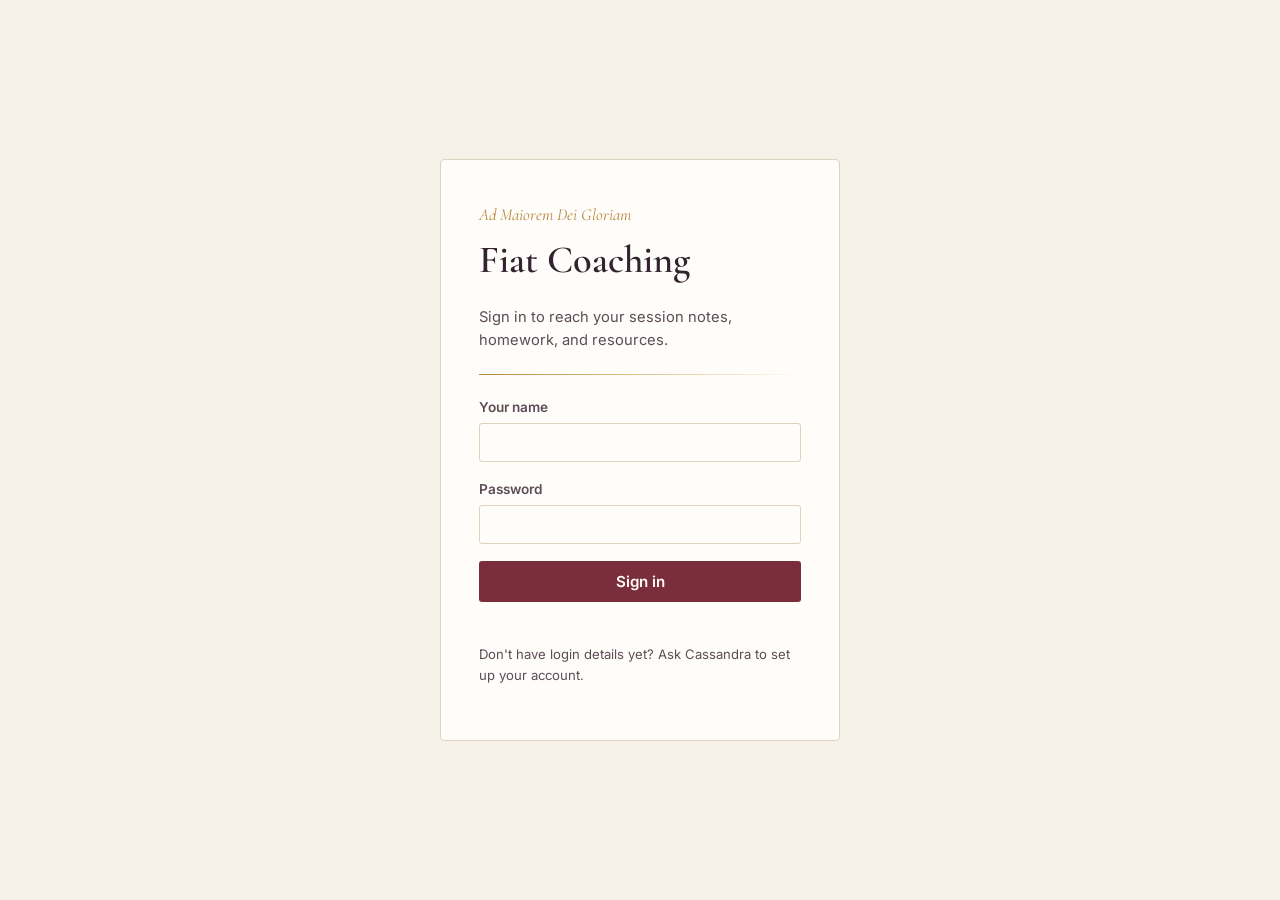
<file: index.html>
<!DOCTYPE html>
<html lang="en">
<head>
<meta charset="UTF-8">
<meta name="viewport" content="width=device-width, initial-scale=1.0">
<title>Fiat Coaching — Sign In</title>
<link rel="preconnect" href="https://fonts.googleapis.com">
<link href="https://fonts.googleapis.com/css2?family=Cormorant+Garamond:ital,wght@0,500;0,600;1,500&family=Inter:wght@400;500;600&display=swap" rel="stylesheet">
<style>
:root {
  --bone: #F7F2E9; --bone-dim: #EFE8D9; --ink: #332330; --ink-soft: #5C4C58;
  --gold: #B8863E; --gold-soft: #D9B77A; --burgundy: #7A2E3B;
  --sage: #6F7F5C; --sage-soft: #E4E9DC; --line: #DDD2BE; --white: #FFFDF9;
  --font-display: 'Cormorant Garamond', Georgia, serif;
  --font-body: 'Inter', -apple-system, BlinkMacSystemFont, sans-serif;
}
* { box-sizing: border-box; }
html, body { margin: 0; padding: 0; background: var(--bone); color: var(--ink); font-family: var(--font-body); font-size: 16px; line-height: 1.55; }
h1 { font-family: var(--font-display); font-weight: 600; font-size: 2.4rem; margin: 0 0 0.4em 0; }
p { margin: 0 0 1em 0; max-width: 68ch; }
button { font-family: var(--font-body); font-size: 0.95rem; font-weight: 600; padding: 0.65em 1.4em; border-radius: 3px; border: 1px solid transparent; cursor: pointer; }
.btn-primary { background: var(--burgundy); color: var(--white); }
.btn-primary:hover { background: #602230; }
input { font-family: var(--font-body); font-size: 0.95rem; padding: 0.6em 0.8em; border: 1px solid var(--line); border-radius: 3px; background: var(--white); color: var(--ink); width: 100%; }
input:focus { outline: 2px solid var(--gold-soft); outline-offset: 1px; border-color: var(--gold); }
label { display: block; font-size: 0.85rem; font-weight: 600; color: var(--ink-soft); margin-bottom: 0.3em; }
.field { margin-bottom: 1.1em; }
.rule { border: none; height: 1px; background: linear-gradient(90deg, var(--gold) 0%, var(--gold-soft) 40%, transparent 100%); margin: 1.4em 0; }
.auth-wrap { min-height: 100vh; display: flex; align-items: center; justify-content: center; padding: 2rem; }
.auth-card { background: var(--white); border: 1px solid var(--line); border-radius: 4px; padding: 2.6rem 2.4rem; max-width: 400px; width: 100%; }
.auth-eyebrow { color: var(--gold); font-family: var(--font-display); font-style: italic; font-size: 1.05rem; margin-bottom: 0.2em; }
.auth-error { color: var(--burgundy); font-size: 0.88rem; margin-top: 0.5em; min-height: 1.2em; }
@media (prefers-reduced-motion: reduce) { * { transition: none !important; } }
</style>
</head>
<body>

<div class="auth-wrap">
  <div class="auth-card">
    <div class="auth-eyebrow">Ad Maiorem Dei Gloriam</div>
    <h1>Fiat Coaching</h1>
    <p style="color: var(--ink-soft); font-size: 0.92rem;">
      Sign in to reach your session notes, homework, and resources.
    </p>
    <hr class="rule">

    <form id="login-form">
      <div class="field">
        <label for="username">Your name</label>
        <input type="text" id="username" required autocomplete="username">
      </div>
      <div class="field">
        <label for="password">Password</label>
        <input type="password" id="password" required autocomplete="current-password">
      </div>
      <button type="submit" class="btn-primary" style="width:100%;">Sign in</button>
      <div class="auth-error" id="error-msg"></div>
    </form>

    <p style="font-size: 0.82rem; margin-top: 1.4em; color: var(--ink-soft);">
      Don't have login details yet? Ask Cassandra to set up your account.
    </p>
  </div>
</div>

<script src="js/clients-data.js"></script>
<script src="js/simple-auth.js"></script>
<script>
  if (getLoggedInClient()) window.location.href = "dashboard.html";

  document.getElementById("login-form").addEventListener("submit", function (e) {
    e.preventDefault();
    const username = document.getElementById("username").value;
    const password = document.getElementById("password").value;
    const errorEl = document.getElementById("error-msg");

    if (attemptLogin(username, password)) {
      window.location.href = "dashboard.html";
    } else {
      errorEl.textContent = "Couldn't sign in — check your name and password and try again.";
    }
  });
</script>
</body>
</html>
</file>
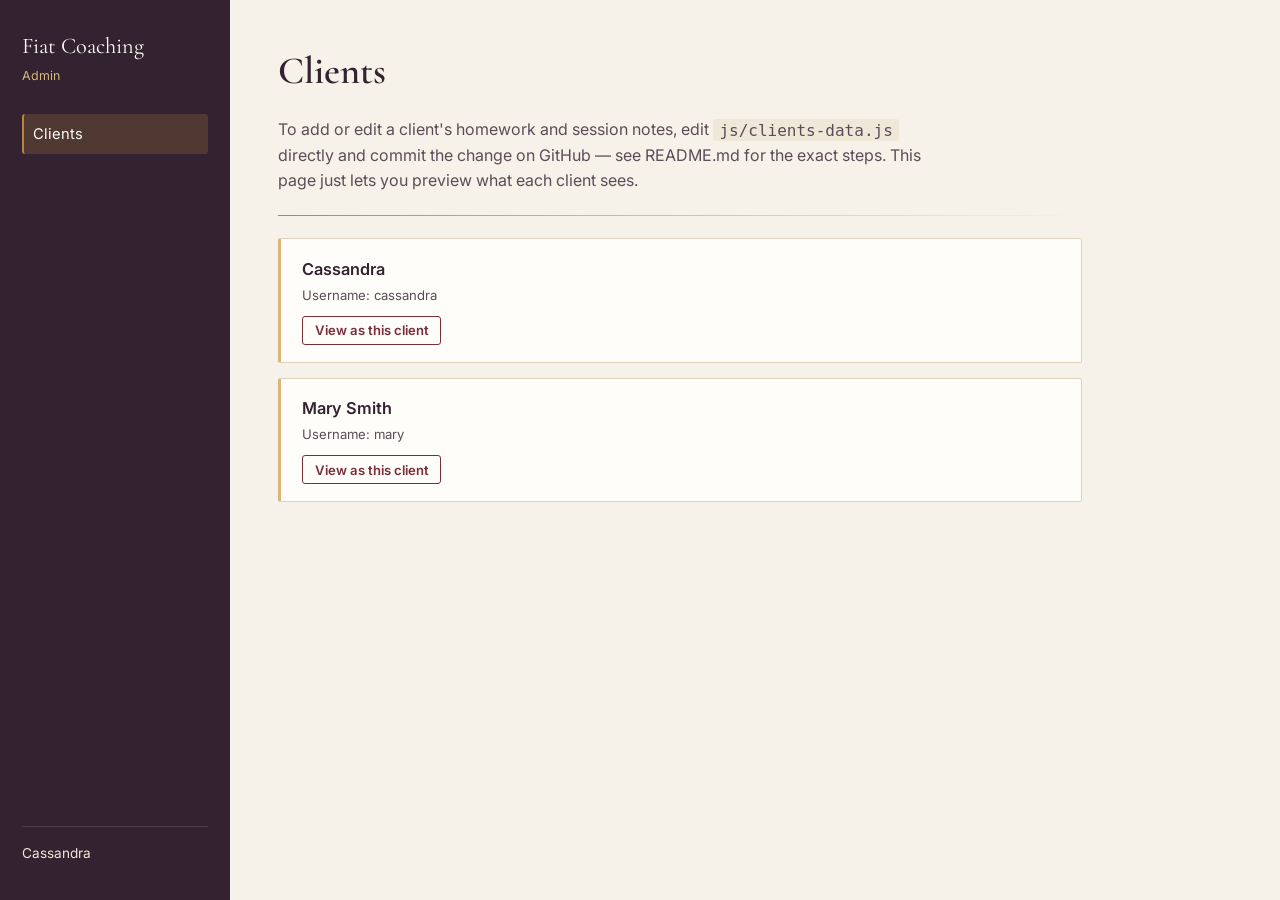
<file: admin.html>
<!DOCTYPE html>
<html lang="en">
<head>
<meta charset="UTF-8">
<meta name="viewport" content="width=device-width, initial-scale=1.0">
<title>Admin — Fiat Coaching</title>
<link rel="preconnect" href="https://fonts.googleapis.com">
<link href="https://fonts.googleapis.com/css2?family=Cormorant+Garamond:ital,wght@0,500;0,600;1,500&family=Inter:wght@400;500;600&display=swap" rel="stylesheet">
<style>
:root {
  --bone: #F7F2E9; --bone-dim: #EFE8D9; --ink: #332330; --ink-soft: #5C4C58;
  --gold: #B8863E; --gold-soft: #D9B77A; --burgundy: #7A2E3B;
  --sage: #6F7F5C; --sage-soft: #E4E9DC; --line: #DDD2BE; --white: #FFFDF9;
  --font-display: 'Cormorant Garamond', Georgia, serif;
  --font-body: 'Inter', -apple-system, BlinkMacSystemFont, sans-serif;
}
* { box-sizing: border-box; }
html, body { margin: 0; padding: 0; background: var(--bone); color: var(--ink); font-family: var(--font-body); font-size: 16px; line-height: 1.55; }
h1 { font-family: var(--font-display); font-weight: 600; color: var(--ink); margin: 0 0 0.4em 0; font-size: 2.4rem; }
p, code { max-width: 68ch; }
code { background: var(--bone-dim); padding: 0.1em 0.4em; border-radius: 3px; }
button { font-family: var(--font-body); font-size: 0.95rem; font-weight: 600; padding: 0.65em 1.4em; border-radius: 3px; border: 1px solid transparent; cursor: pointer; }
.btn-secondary { background: transparent; color: var(--burgundy); border-color: var(--burgundy); }
.btn-secondary:hover { background: rgba(122,46,59,0.06); }
.rule { border: none; height: 1px; background: linear-gradient(90deg, var(--gold) 0%, var(--gold-soft) 40%, transparent 100%); margin: 1.4em 0; }
.app-shell { display: flex; min-height: 100vh; }
.sidebar { width: 230px; flex-shrink: 0; background: var(--ink); color: var(--bone); padding: 1.8rem 1.4rem; display: flex; flex-direction: column; }
.sidebar-brand { font-family: var(--font-display); font-size: 1.4rem; color: var(--white); margin-bottom: 0.1em; }
.sidebar-sub { font-size: 0.78rem; color: var(--gold-soft); margin-bottom: 1.8rem; }
.nav-item { display: block; padding: 0.6em 0.7em; border-radius: 3px; color: var(--bone-dim); font-size: 0.92rem; margin-bottom: 0.15em; text-decoration: none; }
.nav-item:hover { background: rgba(255,255,255,0.06); }
.nav-item.active { background: rgba(184,134,62,0.22); color: var(--white); border-left: 2px solid var(--gold); padding-left: calc(0.7em - 2px); }
.sidebar-footer { margin-top: auto; padding-top: 1rem; border-top: 1px solid rgba(255,255,255,0.12); }
.sidebar-name { font-size: 0.85rem; color: var(--bone-dim); margin-bottom: 0.5em; }
.main { flex: 1; padding: 2.6rem 3rem; max-width: 900px; }
.entry { background: var(--white); border: 1px solid var(--line); border-left: 3px solid var(--gold-soft); padding: 1.1rem 1.3rem; margin-bottom: 0.9rem; border-radius: 2px; }
.entry-title { font-weight: 600; font-size: 1.02rem; margin-bottom: 0.15em; }
.entry-meta { font-size: 0.82rem; color: var(--ink-soft); }
.entry-actions { margin-top: 0.7em; display: flex; gap: 0.6em; }
.entry-actions button { font-size: 0.82rem; padding: 0.4em 0.9em; }
.empty-state { border: 1px dashed var(--line); padding: 2rem; text-align: center; color: var(--ink-soft); border-radius: 3px; }
@media (max-width: 800px) {
  .app-shell { flex-direction: column; }
  .sidebar { width: 100%; flex-direction: row; align-items: center; padding: 1rem 1.2rem; overflow-x: auto; }
  .sidebar-brand, .sidebar-sub, .sidebar-footer { display: none; }
  .nav-item { white-space: nowrap; margin-bottom: 0; margin-right: 0.3em; }
  .main { padding: 1.6rem 1.2rem; }
}
@media (prefers-reduced-motion: reduce) { * { transition: none !important; } }
</style>
</head>
<body>

<div class="app-shell">
  <nav class="sidebar">
    <div class="sidebar-brand">Fiat Coaching</div>
    <div class="sidebar-sub">Admin</div>

    <a class="nav-item active" href="admin.html">Clients</a>

    <div class="sidebar-footer">
      <div class="sidebar-name">Cassandra</div>
    </div>
  </nav>

  <main class="main">
    <h1>Clients</h1>
    <p style="color: var(--ink-soft);">
      To add or edit a client's homework and session notes, edit
      <code>js/clients-data.js</code> directly and commit the change on
      GitHub — see README.md for the exact steps. This page just lets you
      preview what each client sees.
    </p>
    <hr class="rule">
    <div id="client-list"></div>
  </main>
</div>

<script src="js/clients-data.js"></script>
<script src="js/simple-auth.js"></script>
<script>
  const usernames = Object.keys(CLIENTS);
  const list = document.getElementById("client-list");
  if (!usernames.length) {
    list.innerHTML = '<div class="empty-state">No clients yet — add one in js/clients-data.js.</div>';
  } else {
    usernames.forEach(function (username) {
      const content = CLIENT_CONTENT[username];
      const displayName = content ? content.name : username;
      const el = document.createElement("div");
      el.className = "entry";
      el.innerHTML =
        '<div class="entry-title">' + displayName + "</div>" +
        '<div class="entry-meta">Username: ' + username + "</div>" +
        '<div class="entry-actions"><button class="btn-secondary view-btn" data-username="' + username + '">View as this client</button></div>';
      list.appendChild(el);
    });
    list.querySelectorAll(".view-btn").forEach(function (btn) {
      btn.addEventListener("click", function () {
        localStorage.setItem("fiat_current_user", btn.getAttribute("data-username"));
        localStorage.setItem("fiat_admin_preview", "1");
        window.location.href = "dashboard.html";
      });
    });
  }
</script>
</body>
</html>
</file>
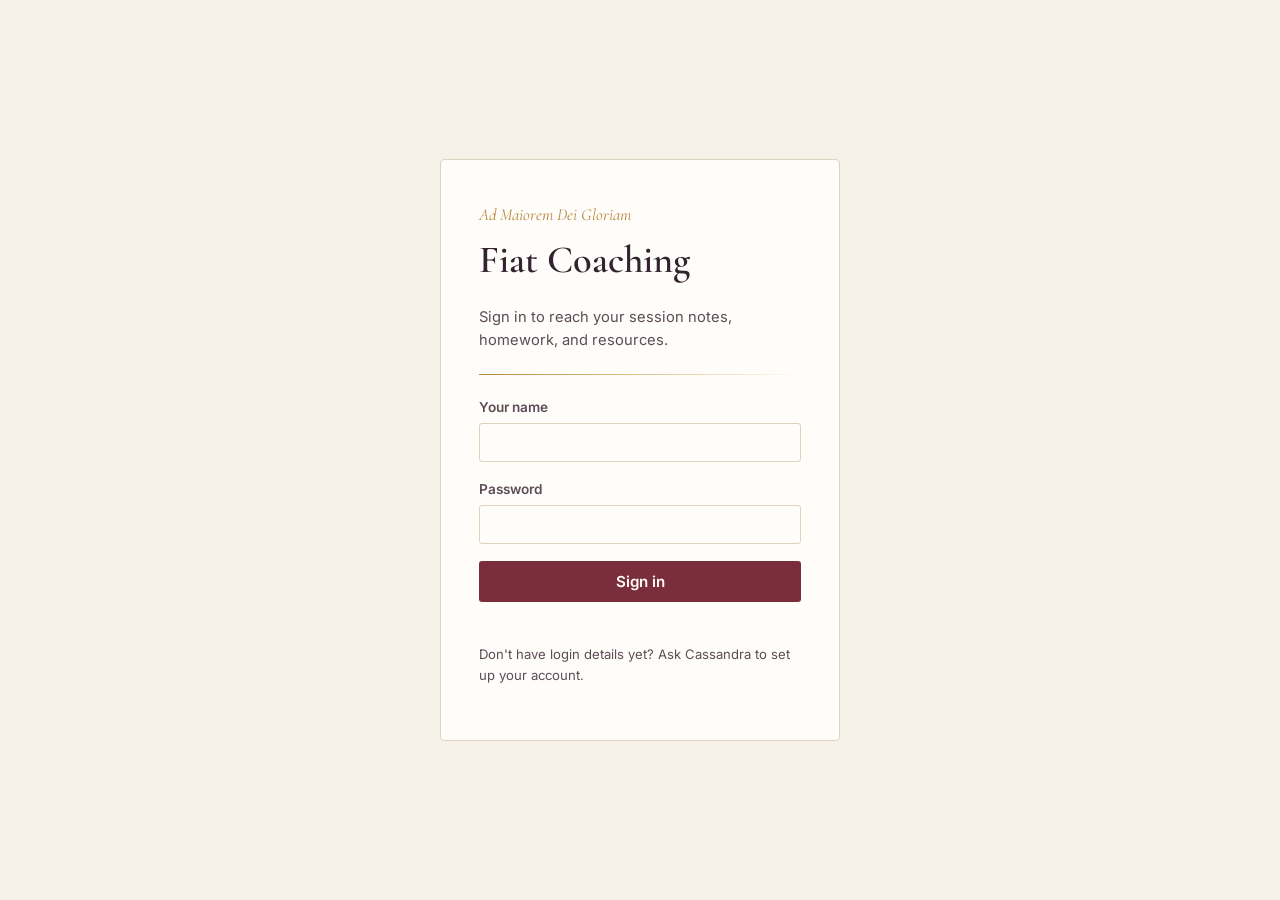
<file: dashboard.html>
<!DOCTYPE html>
<html lang="en">
<head>
<meta charset="UTF-8">
<meta name="viewport" content="width=device-width, initial-scale=1.0">
<title>Dashboard — Fiat Coaching</title>
<link rel="preconnect" href="https://fonts.googleapis.com">
<link href="https://fonts.googleapis.com/css2?family=Cormorant+Garamond:ital,wght@0,500;0,600;1,500&family=Inter:wght@400;500;600&display=swap" rel="stylesheet">
<style>
:root {
  --bone: #F7F2E9; --bone-dim: #EFE8D9; --ink: #332330; --ink-soft: #5C4C58;
  --gold: #B8863E; --gold-soft: #D9B77A; --burgundy: #7A2E3B;
  --sage: #6F7F5C; --sage-soft: #E4E9DC; --line: #DDD2BE; --white: #FFFDF9;
  --font-display: 'Cormorant Garamond', Georgia, serif;
  --font-body: 'Inter', -apple-system, BlinkMacSystemFont, sans-serif;
}
* { box-sizing: border-box; }
html, body { margin: 0; padding: 0; background: var(--bone); color: var(--ink); font-family: var(--font-body); font-size: 16px; line-height: 1.55; }
h1, h2, h3 { font-family: var(--font-display); font-weight: 600; color: var(--ink); margin: 0 0 0.4em 0; }
h1 { font-size: 2.4rem; } h2 { font-size: 1.7rem; }
button { font-family: var(--font-body); font-size: 0.95rem; font-weight: 600; padding: 0.65em 1.4em; border-radius: 3px; border: 1px solid transparent; cursor: pointer; }
.btn-secondary { background: transparent; color: var(--burgundy); border-color: var(--burgundy); }
.btn-secondary:hover { background: rgba(122,46,59,0.06); }
.rule { border: none; height: 1px; background: linear-gradient(90deg, var(--gold) 0%, var(--gold-soft) 40%, transparent 100%); margin: 1.4em 0; }
.app-shell { display: flex; min-height: 100vh; }
.sidebar { width: 230px; flex-shrink: 0; background: var(--ink); color: var(--bone); padding: 1.8rem 1.4rem; display: flex; flex-direction: column; }
.sidebar-brand { font-family: var(--font-display); font-size: 1.4rem; color: var(--white); margin-bottom: 0.1em; }
.sidebar-sub { font-size: 0.78rem; color: var(--gold-soft); margin-bottom: 1.8rem; }
.nav-item { display: block; padding: 0.6em 0.7em; border-radius: 3px; color: var(--bone-dim); font-size: 0.92rem; margin-bottom: 0.15em; text-decoration: none; }
.nav-item:hover { background: rgba(255,255,255,0.06); }
.nav-item.active { background: rgba(184,134,62,0.22); color: var(--white); border-left: 2px solid var(--gold); padding-left: calc(0.7em - 2px); }
.sidebar-footer { margin-top: auto; padding-top: 1rem; border-top: 1px solid rgba(255,255,255,0.12); }
.sidebar-name { font-size: 0.85rem; color: var(--bone-dim); margin-bottom: 0.5em; }
.main { flex: 1; padding: 2.6rem 3rem; max-width: 900px; }
.entry { background: var(--white); border: 1px solid var(--line); border-left: 3px solid var(--gold-soft); padding: 1.1rem 1.3rem; margin-bottom: 0.9rem; border-radius: 2px; }
.entry.done { border-left-color: var(--sage); background: var(--sage-soft); }
.entry-title { font-weight: 600; font-size: 1.02rem; margin-bottom: 0.15em; }
.entry-meta { font-size: 0.82rem; color: var(--ink-soft); margin-bottom: 0.5em; }
.entry-body { font-size: 0.94rem; color: var(--ink); white-space: pre-wrap; }
.empty-state { border: 1px dashed var(--line); padding: 2rem; text-align: center; color: var(--ink-soft); border-radius: 3px; }
.section-head { display: flex; justify-content: space-between; align-items: baseline; margin-bottom: 0.4em; }
.top-bar { display: flex; justify-content: space-between; align-items: center; margin-bottom: 1.6rem; }
.practice-banner { background: var(--sage-soft); border-bottom: 1px solid var(--sage); color: var(--ink); padding: 0.55em 1.2em; font-size: 0.85rem; display: flex; justify-content: space-between; align-items: center; gap: 1em; }
.practice-banner a { color: var(--burgundy); font-weight: 600; }
@media (max-width: 800px) {
  .app-shell { flex-direction: column; }
  .sidebar { width: 100%; flex-direction: row; align-items: center; padding: 1rem 1.2rem; overflow-x: auto; }
  .sidebar-brand, .sidebar-sub, .sidebar-footer { display: none; }
  .nav-item { white-space: nowrap; margin-bottom: 0; margin-right: 0.3em; }
  .main { padding: 1.6rem 1.2rem; }
}
@media (prefers-reduced-motion: reduce) { * { transition: none !important; } }
</style>
</head>
<body>

<div id="preview-banner"></div>

<div class="app-shell">
  <nav class="sidebar">
    <div class="sidebar-brand">Fiat Coaching</div>
    <div class="sidebar-sub">Catholic Business Coaching</div>

    <a class="nav-item active" href="dashboard.html">Dashboard</a>
    <a class="nav-item" href="resources.html">Training Videos</a>
    <a class="nav-item" href="prayers.html">Prayers</a>

    <div class="sidebar-footer">
      <div class="sidebar-name" id="sidebar-name">Loading…</div>
      <button id="logout-btn" class="btn-secondary" style="width:100%;">Sign out</button>
    </div>
  </nav>

  <main class="main">
    <div class="top-bar">
      <h1 id="welcome-heading">Welcome</h1>
    </div>

    <section>
      <div class="section-head"><h2>Homework</h2></div>
      <div id="homework-list"></div>
    </section>

    <hr class="rule">

    <section>
      <div class="section-head"><h2>Session Notes</h2></div>
      <div id="notes-list"></div>
    </section>
  </main>
</div>

<script src="js/clients-data.js"></script>
<script src="js/simple-auth.js"></script>
<script>
const currentClient = requireClientLogin();
wireLogoutSimple("logout-btn");
renderPreviewBanner();

if (currentClient) {
  document.getElementById("sidebar-name").textContent = currentClient.name;
  document.getElementById("welcome-heading").textContent =
    "Welcome, " + currentClient.name.split(" ")[0];
  renderHomework();
  renderNotes();
}

function renderHomework() {
  const list = document.getElementById("homework-list");
  const items = currentClient.homework || [];
  if (!items.length) { list.innerHTML = '<div class="empty-state">No homework assigned yet.</div>'; return; }
  list.innerHTML = "";
  items.forEach(function (hw) {
    const el = document.createElement("div");
    el.className = "entry" + (hw.completed ? " done" : "");
    el.innerHTML =
      '<div class="entry-title">' + esc(hw.title) + (hw.completed ? " — done" : "") + "</div>" +
      '<div class="entry-meta">' + (hw.dueDate ? "Due " + esc(hw.dueDate) : "No due date") + "</div>" +
      '<div class="entry-body">' + esc(hw.description || "") + "</div>";
    list.appendChild(el);
  });
}

function renderNotes() {
  const list = document.getElementById("notes-list");
  const items = currentClient.sessionNotes || [];
  if (!items.length) { list.innerHTML = '<div class="empty-state">No session notes yet.</div>'; return; }
  list.innerHTML = "";
  items.forEach(function (note) {
    const el = document.createElement("div");
    el.className = "entry";
    el.innerHTML =
      '<div class="entry-title">' + esc(note.title) + "</div>" +
      '<div class="entry-meta">' + esc(note.date || "") + "</div>" +
      '<div class="entry-body">' + esc(note.content || "") + "</div>";
    list.appendChild(el);
  });
}

function esc(str) {
  const div = document.createElement("div");
  div.textContent = str == null ? "" : str;
  return div.innerHTML;
}
</script>
</body>
</html>
</file>
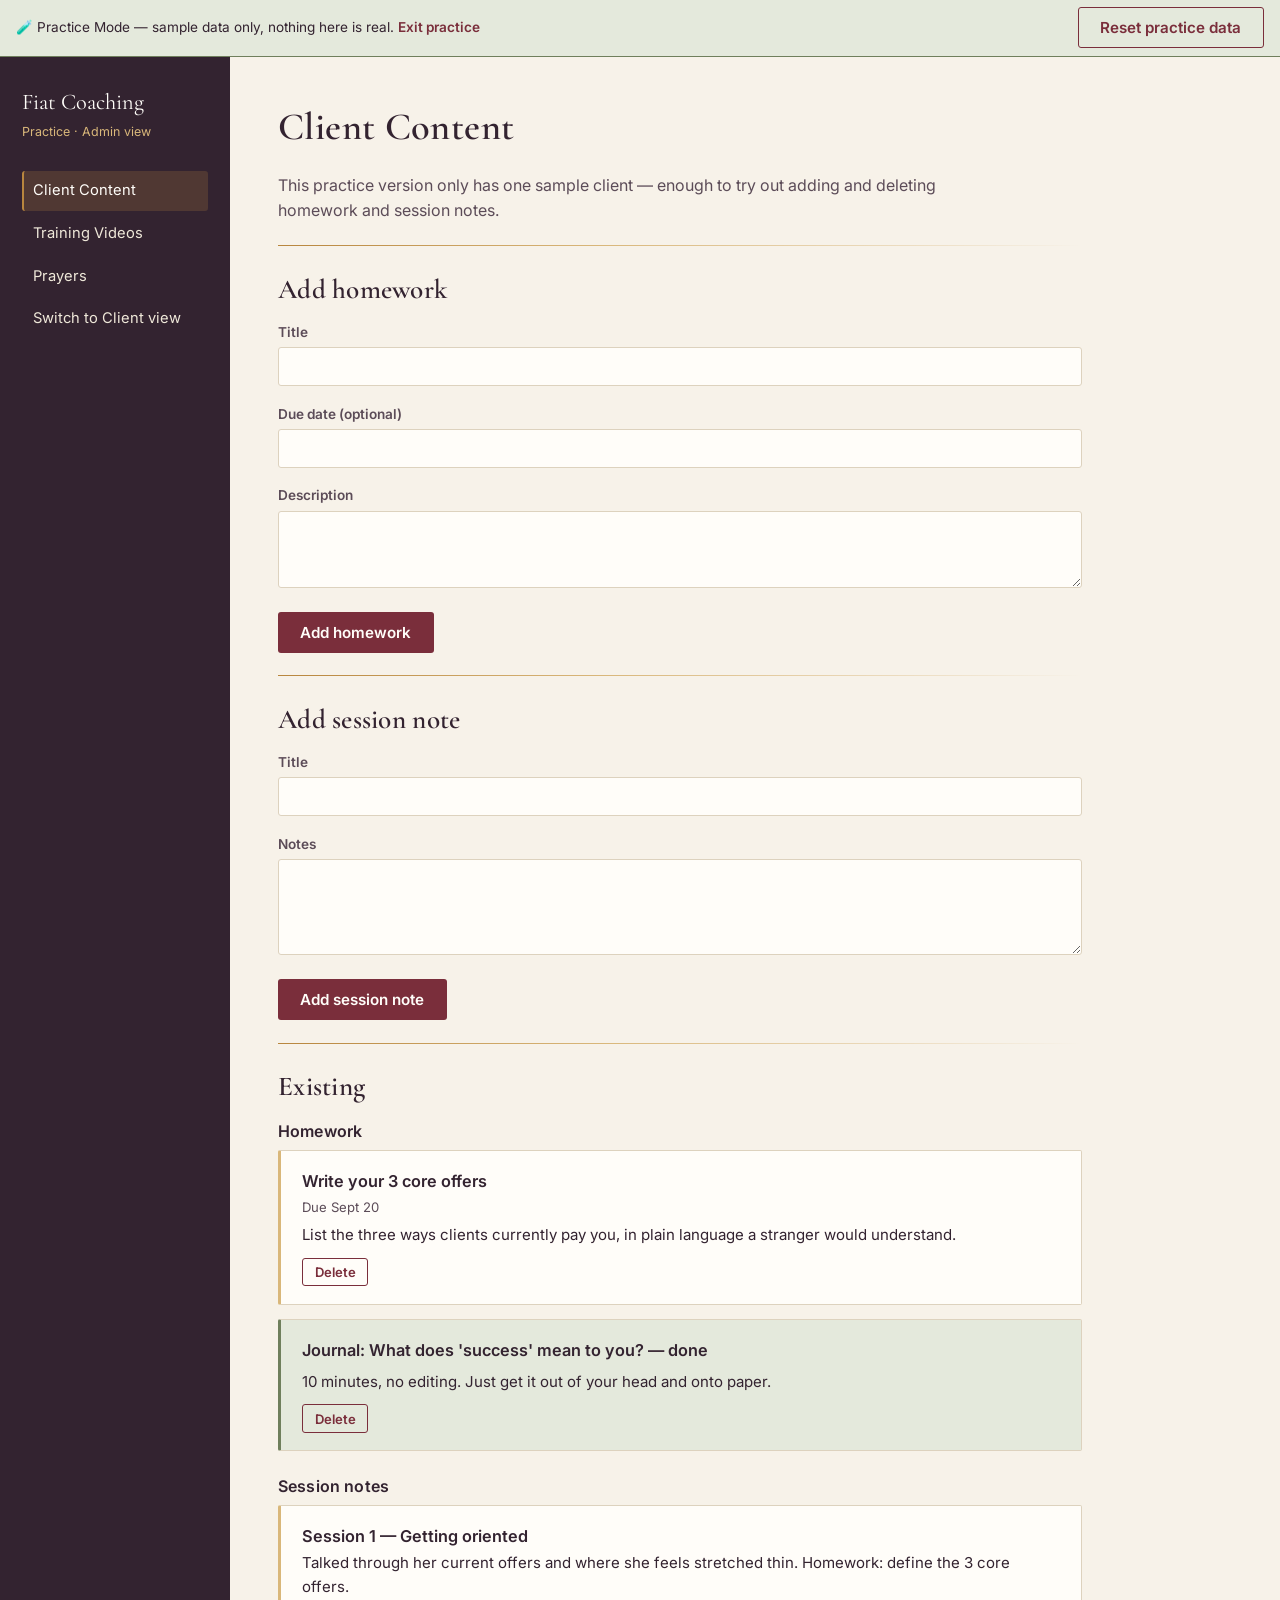
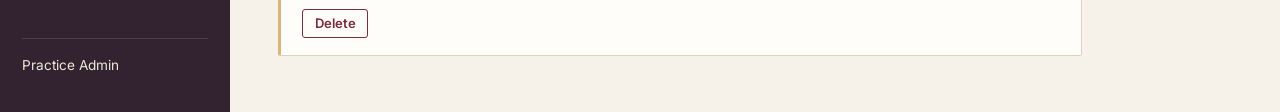
<file: practice-admin.html>
<!DOCTYPE html>
<html lang="en">
<head>
<meta charset="UTF-8">
<meta name="viewport" content="width=device-width, initial-scale=1.0">
<title>Admin — Practice Portal</title>
<link rel="preconnect" href="https://fonts.googleapis.com">
<link href="https://fonts.googleapis.com/css2?family=Cormorant+Garamond:ital,wght@0,500;0,600;1,500&family=Inter:wght@400;500;600&display=swap" rel="stylesheet">
<link rel="stylesheet" href="css/style.css">
</head>
<body>

<div class="practice-banner">
  <span>🧪 Practice Mode — sample data only, nothing here is real. <a href="practice.html">Exit practice</a></span>
  <button id="reset-btn" class="btn btn-secondary">Reset practice data</button>
</div>

<div class="app-shell">
  <nav class="sidebar">
    <div class="sidebar-brand">Fiat Coaching</div>
    <div class="sidebar-sub">Practice · Admin view</div>

    <a class="nav-item active" href="#" data-tab="client-tab">Client Content</a>
    <a class="nav-item" href="#" data-tab="videos-tab">Training Videos</a>
    <a class="nav-item" href="#" data-tab="prayers-tab">Prayers</a>
    <a class="nav-item" href="practice-dashboard.html">Switch to Client view</a>

    <div class="sidebar-footer">
      <div class="sidebar-name">Practice Admin</div>
    </div>
  </nav>

  <main class="main">

    <section id="client-tab">
      <h1>Client Content</h1>
      <p style="color: var(--ink-soft);">
        This practice version only has one sample client — enough to try out
        adding and deleting homework and session notes.
      </p>
      <hr class="rule">

      <h2>Add homework</h2>
      <form id="homework-form">
        <div class="field">
          <label for="hw-title">Title</label>
          <input type="text" id="hw-title" required>
        </div>
        <div class="field">
          <label for="hw-due">Due date (optional)</label>
          <input type="text" id="hw-due">
        </div>
        <div class="field">
          <label for="hw-desc">Description</label>
          <textarea id="hw-desc" rows="3"></textarea>
        </div>
        <button type="submit" class="btn btn-primary">Add homework</button>
      </form>

      <hr class="rule">

      <h2>Add session note</h2>
      <form id="note-form">
        <div class="field">
          <label for="note-title">Title</label>
          <input type="text" id="note-title" required>
        </div>
        <div class="field">
          <label for="note-content">Notes</label>
          <textarea id="note-content" rows="4"></textarea>
        </div>
        <button type="submit" class="btn btn-primary">Add session note</button>
      </form>

      <hr class="rule">

      <h2>Existing</h2>
      <h3 style="font-size:1rem; font-family: var(--font-body); font-weight:600;">Homework</h3>
      <div id="admin-homework-list"></div>
      <h3 style="font-size:1rem; font-family: var(--font-body); font-weight:600; margin-top:1.4em;">Session notes</h3>
      <div id="admin-notes-list"></div>
    </section>

    <section id="videos-tab" style="display:none;">
      <h1>Training Videos</h1>
      <hr class="rule">
      <form id="video-form">
        <div class="field">
          <label for="vid-title">Title</label>
          <input type="text" id="vid-title" required>
        </div>
        <div class="field">
          <label for="vid-url">YouTube or Vimeo URL</label>
          <input type="url" id="vid-url" required>
        </div>
        <div class="field">
          <label for="vid-desc">Description (optional)</label>
          <textarea id="vid-desc" rows="2"></textarea>
        </div>
        <button type="submit" class="btn btn-primary">Add video</button>
      </form>
      <hr class="rule">
      <div id="admin-video-list"></div>
    </section>

    <section id="prayers-tab" style="display:none;">
      <h1>Prayers</h1>
      <hr class="rule">
      <form id="prayer-form">
        <div class="field">
          <label for="pr-title">Title</label>
          <input type="text" id="pr-title" required>
        </div>
        <div class="field">
          <label for="pr-category">Category (optional)</label>
          <input type="text" id="pr-category">
        </div>
        <div class="field">
          <label for="pr-text">Prayer text</label>
          <textarea id="pr-text" rows="5" required></textarea>
        </div>
        <button type="submit" class="btn btn-primary">Add prayer</button>
      </form>
      <hr class="rule">
      <div id="admin-prayer-list"></div>
    </section>

  </main>
</div>

<script src="js/mock-store.js"></script>
<script src="js/practice-admin.js"></script>
</body>
</html>
</file>
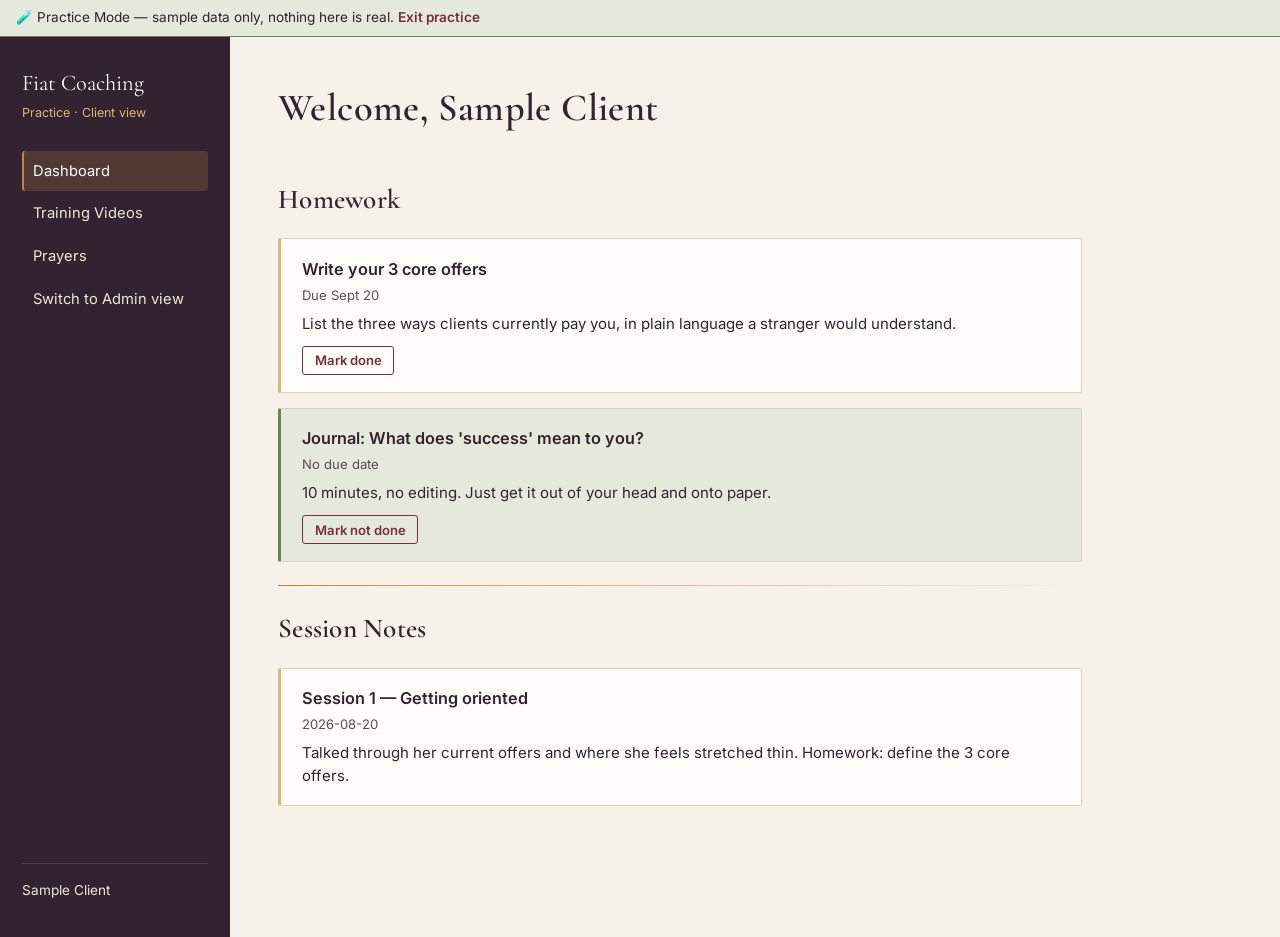
<file: practice-dashboard.html>
<!DOCTYPE html>
<html lang="en">
<head>
<meta charset="UTF-8">
<meta name="viewport" content="width=device-width, initial-scale=1.0">
<title>Dashboard — Practice Portal</title>
<link rel="preconnect" href="https://fonts.googleapis.com">
<link href="https://fonts.googleapis.com/css2?family=Cormorant+Garamond:ital,wght@0,500;0,600;1,500&family=Inter:wght@400;500;600&display=swap" rel="stylesheet">
<link rel="stylesheet" href="css/style.css">
</head>
<body>

<div class="practice-banner">
  <span>🧪 Practice Mode — sample data only, nothing here is real. <a href="practice.html">Exit practice</a></span>
</div>

<div class="app-shell">
  <nav class="sidebar">
    <div class="sidebar-brand">Fiat Coaching</div>
    <div class="sidebar-sub">Practice · Client view</div>

    <a class="nav-item active" href="practice-dashboard.html">Dashboard</a>
    <a class="nav-item" href="practice-resources.html">Training Videos</a>
    <a class="nav-item" href="practice-prayers.html">Prayers</a>
    <a class="nav-item" href="practice-admin.html">Switch to Admin view</a>

    <div class="sidebar-footer">
      <div class="sidebar-name">Sample Client</div>
    </div>
  </nav>

  <main class="main">
    <div class="top-bar">
      <h1>Welcome, Sample Client</h1>
    </div>

    <section>
      <div class="section-head"><h2>Homework</h2></div>
      <div id="homework-list"></div>
    </section>

    <hr class="rule">

    <section>
      <div class="section-head"><h2>Session Notes</h2></div>
      <div id="notes-list"></div>
    </section>
  </main>
</div>

<script src="js/mock-store.js"></script>
<script src="js/practice-dashboard.js"></script>
</body>
</html>
</file>
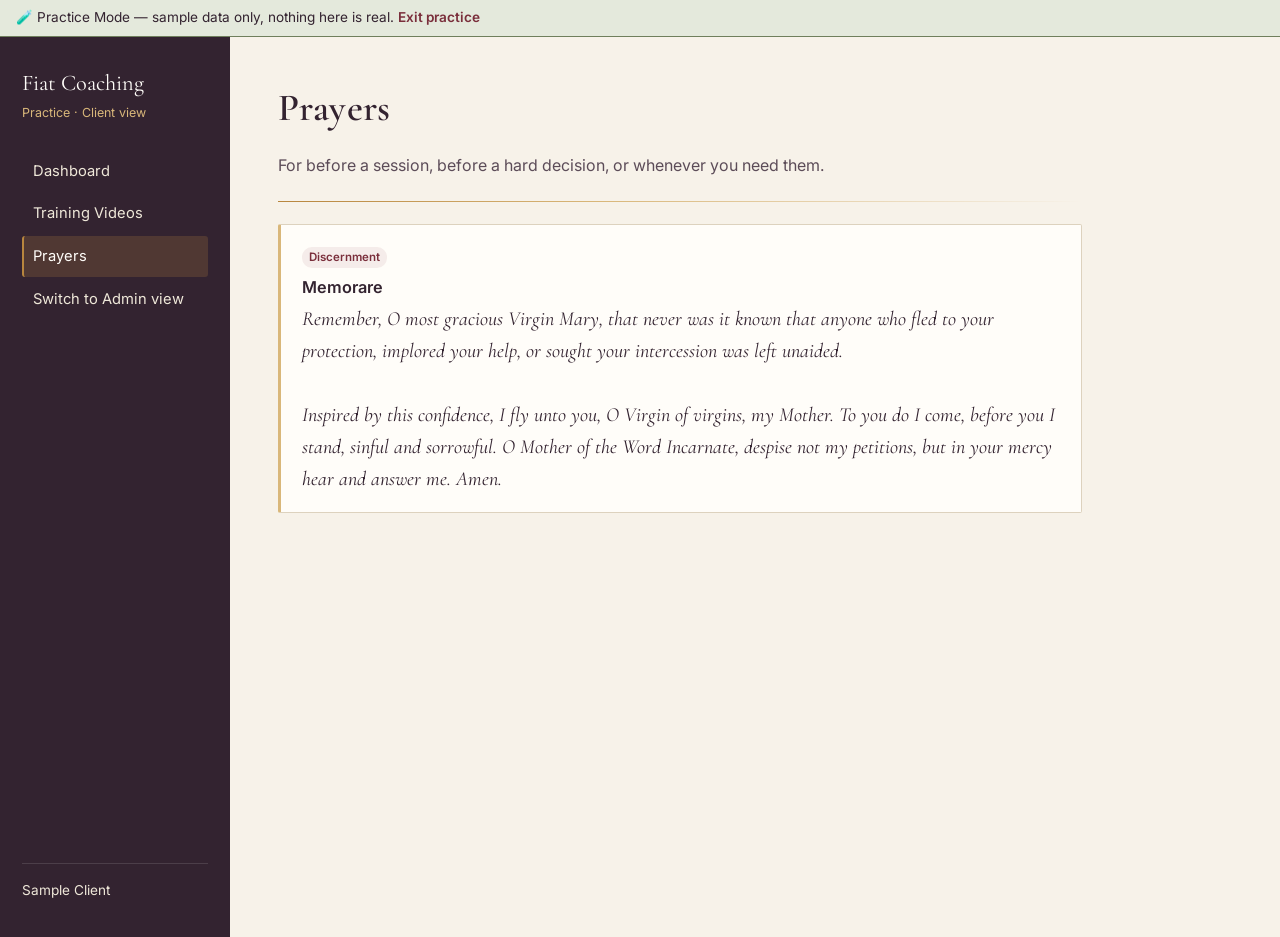
<file: practice-prayers.html>
<!DOCTYPE html>
<html lang="en">
<head>
<meta charset="UTF-8">
<meta name="viewport" content="width=device-width, initial-scale=1.0">
<title>Prayers — Practice Portal</title>
<link rel="preconnect" href="https://fonts.googleapis.com">
<link href="https://fonts.googleapis.com/css2?family=Cormorant+Garamond:ital,wght@0,500;0,600;1,500&family=Inter:wght@400;500;600&display=swap" rel="stylesheet">
<link rel="stylesheet" href="css/style.css">
</head>
<body>

<div class="practice-banner">
  <span>🧪 Practice Mode — sample data only, nothing here is real. <a href="practice.html">Exit practice</a></span>
</div>

<div class="app-shell">
  <nav class="sidebar">
    <div class="sidebar-brand">Fiat Coaching</div>
    <div class="sidebar-sub">Practice · Client view</div>

    <a class="nav-item" href="practice-dashboard.html">Dashboard</a>
    <a class="nav-item" href="practice-resources.html">Training Videos</a>
    <a class="nav-item active" href="practice-prayers.html">Prayers</a>
    <a class="nav-item" href="practice-admin.html">Switch to Admin view</a>

    <div class="sidebar-footer">
      <div class="sidebar-name">Sample Client</div>
    </div>
  </nav>

  <main class="main">
    <h1>Prayers</h1>
    <p style="color: var(--ink-soft);">For before a session, before a hard decision, or whenever you need them.</p>
    <hr class="rule">
    <div id="prayer-list"></div>
  </main>
</div>

<script src="js/mock-store.js"></script>
<script src="js/practice-prayers.js"></script>
</body>
</html>
</file>
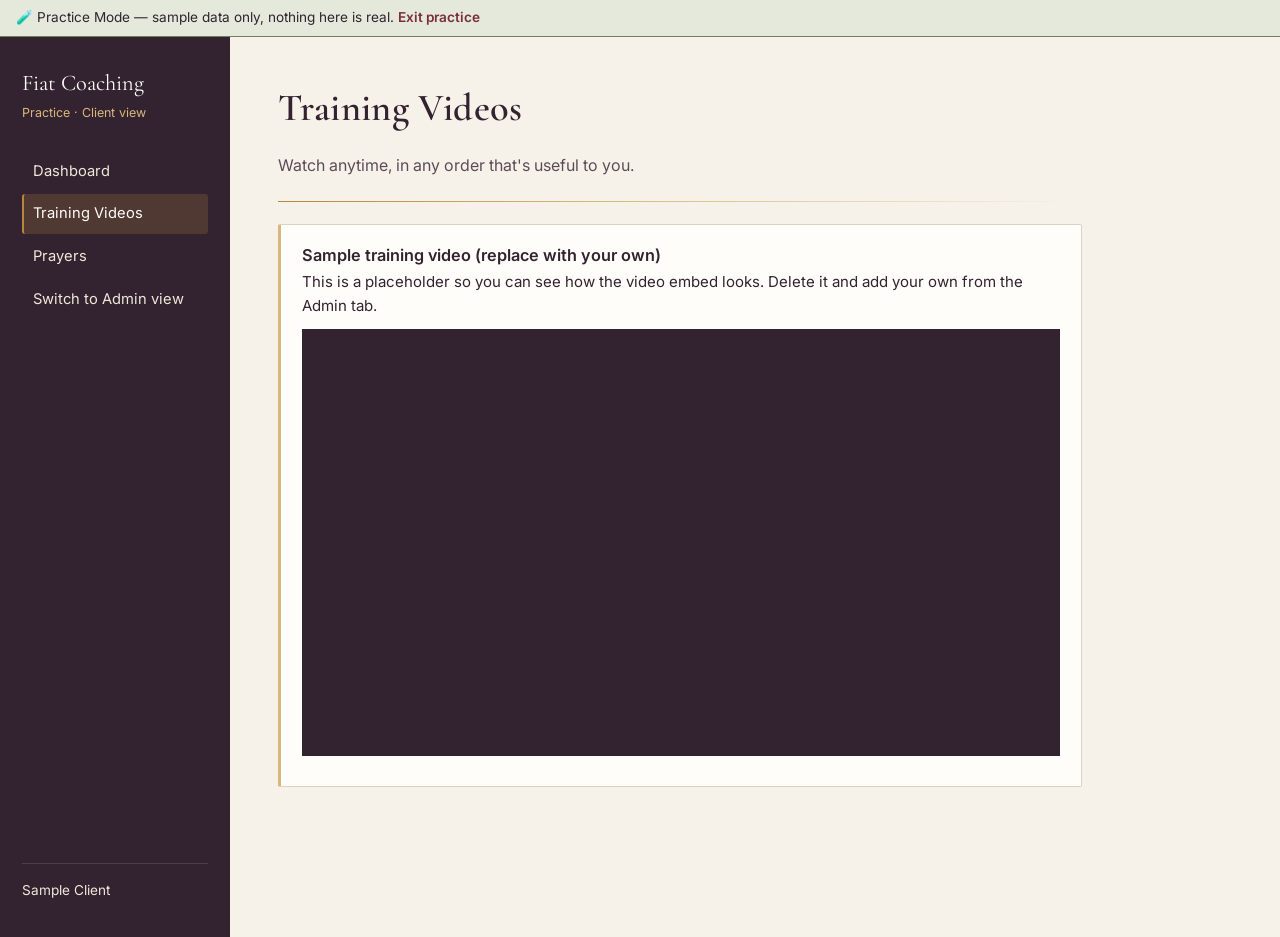
<file: practice-resources.html>
<!DOCTYPE html>
<html lang="en">
<head>
<meta charset="UTF-8">
<meta name="viewport" content="width=device-width, initial-scale=1.0">
<title>Training Videos — Practice Portal</title>
<link rel="preconnect" href="https://fonts.googleapis.com">
<link href="https://fonts.googleapis.com/css2?family=Cormorant+Garamond:ital,wght@0,500;0,600;1,500&family=Inter:wght@400;500;600&display=swap" rel="stylesheet">
<link rel="stylesheet" href="css/style.css">
</head>
<body>

<div class="practice-banner">
  <span>🧪 Practice Mode — sample data only, nothing here is real. <a href="practice.html">Exit practice</a></span>
</div>

<div class="app-shell">
  <nav class="sidebar">
    <div class="sidebar-brand">Fiat Coaching</div>
    <div class="sidebar-sub">Practice · Client view</div>

    <a class="nav-item" href="practice-dashboard.html">Dashboard</a>
    <a class="nav-item active" href="practice-resources.html">Training Videos</a>
    <a class="nav-item" href="practice-prayers.html">Prayers</a>
    <a class="nav-item" href="practice-admin.html">Switch to Admin view</a>

    <div class="sidebar-footer">
      <div class="sidebar-name">Sample Client</div>
    </div>
  </nav>

  <main class="main">
    <h1>Training Videos</h1>
    <p style="color: var(--ink-soft);">Watch anytime, in any order that's useful to you.</p>
    <hr class="rule">
    <div id="video-list"></div>
  </main>
</div>

<script src="js/mock-store.js"></script>
<script src="js/practice-resources.js"></script>
</body>
</html>
</file>
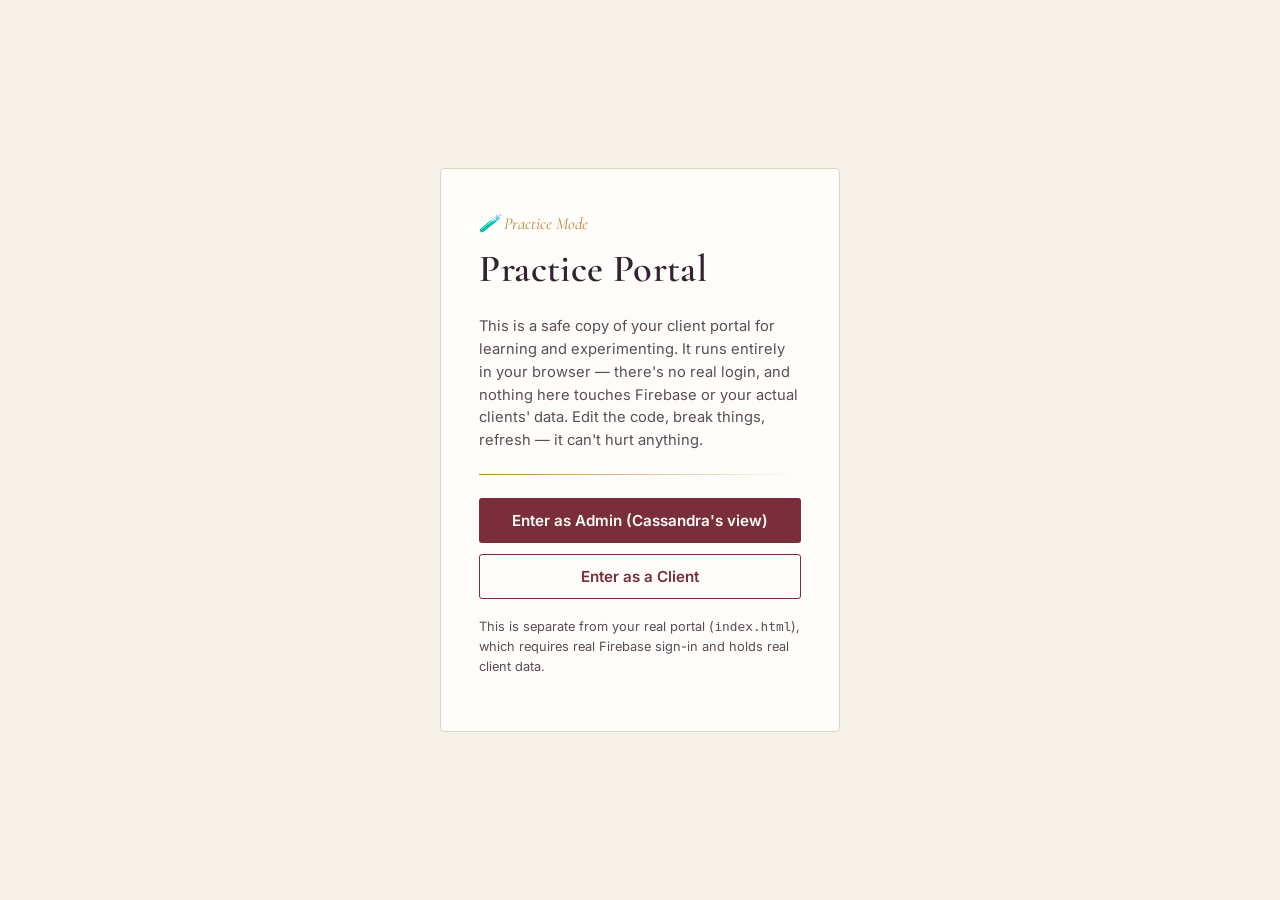
<file: practice.html>
<!DOCTYPE html>
<html lang="en">
<head>
<meta charset="UTF-8">
<meta name="viewport" content="width=device-width, initial-scale=1.0">
<title>Fiat Coaching — Practice Portal</title>
<link rel="preconnect" href="https://fonts.googleapis.com">
<link href="https://fonts.googleapis.com/css2?family=Cormorant+Garamond:ital,wght@0,500;0,600;1,500&family=Inter:wght@400;500;600&display=swap" rel="stylesheet">
<link rel="stylesheet" href="css/style.css">
</head>
<body>

<div class="auth-wrap">
  <div class="auth-card">
    <div class="auth-eyebrow">🧪 Practice Mode</div>
    <h1>Practice Portal</h1>
    <p style="color: var(--ink-soft); font-size: 0.92rem;">
      This is a safe copy of your client portal for learning and
      experimenting. It runs entirely in your browser — there's no real
      login, and nothing here touches Firebase or your actual clients' data.
      Edit the code, break things, refresh — it can't hurt anything.
    </p>
    <hr class="rule">
    <a href="practice-admin.html" class="btn btn-primary" style="display:block; text-align:center; margin-bottom:0.7em;">
      Enter as Admin (Cassandra's view)
    </a>
    <a href="practice-dashboard.html" class="btn btn-secondary" style="display:block; text-align:center;">
      Enter as a Client
    </a>
    <p style="font-size: 0.8rem; margin-top: 1.4em; color: var(--ink-soft);">
      This is separate from your real portal (<code>index.html</code>), which
      requires real Firebase sign-in and holds real client data.
    </p>
  </div>
</div>

</body>
</html>
</file>
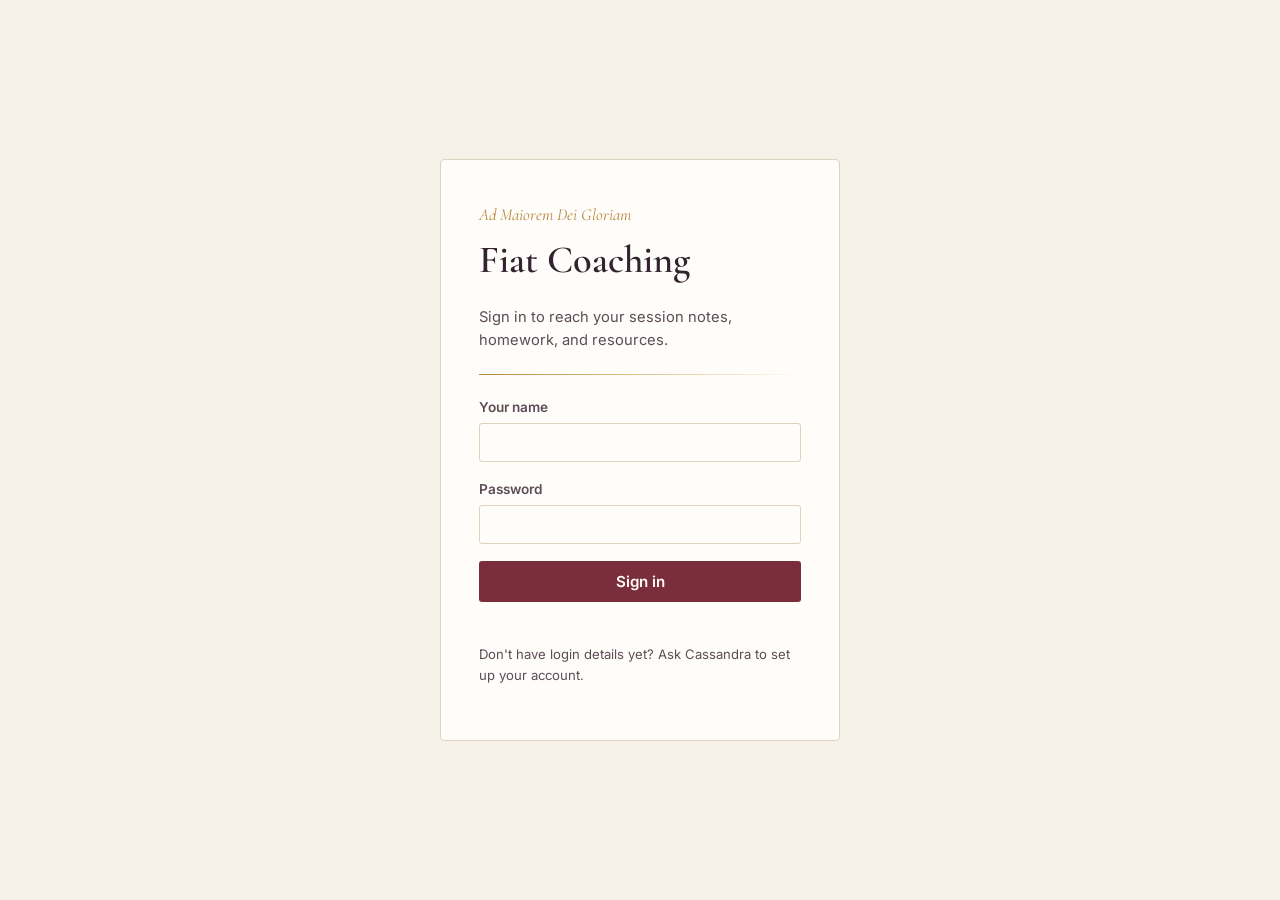
<file: prayers.html>
<!DOCTYPE html>
<html lang="en">
<head>
<meta charset="UTF-8">
<meta name="viewport" content="width=device-width, initial-scale=1.0">
<title>Prayers — Fiat Coaching</title>
<link rel="preconnect" href="https://fonts.googleapis.com">
<link href="https://fonts.googleapis.com/css2?family=Cormorant+Garamond:ital,wght@0,500;0,600;1,500&family=Inter:wght@400;500;600&display=swap" rel="stylesheet">
<style>
:root {
  --bone: #F7F2E9; --bone-dim: #EFE8D9; --ink: #332330; --ink-soft: #5C4C58;
  --gold: #B8863E; --gold-soft: #D9B77A; --burgundy: #7A2E3B;
  --sage: #6F7F5C; --sage-soft: #E4E9DC; --line: #DDD2BE; --white: #FFFDF9;
  --font-display: 'Cormorant Garamond', Georgia, serif;
  --font-body: 'Inter', -apple-system, BlinkMacSystemFont, sans-serif;
}
* { box-sizing: border-box; }
html, body { margin: 0; padding: 0; background: var(--bone); color: var(--ink); font-family: var(--font-body); font-size: 16px; line-height: 1.55; }
h1 { font-family: var(--font-display); font-weight: 600; color: var(--ink); margin: 0 0 0.4em 0; font-size: 2.4rem; }
p { margin: 0 0 1em 0; max-width: 68ch; }
button { font-family: var(--font-body); font-size: 0.95rem; font-weight: 600; padding: 0.65em 1.4em; border-radius: 3px; border: 1px solid transparent; cursor: pointer; }
.btn-secondary { background: transparent; color: var(--burgundy); border-color: var(--burgundy); }
.btn-secondary:hover { background: rgba(122,46,59,0.06); }
.rule { border: none; height: 1px; background: linear-gradient(90deg, var(--gold) 0%, var(--gold-soft) 40%, transparent 100%); margin: 1.4em 0; }
.app-shell { display: flex; min-height: 100vh; }
.sidebar { width: 230px; flex-shrink: 0; background: var(--ink); color: var(--bone); padding: 1.8rem 1.4rem; display: flex; flex-direction: column; }
.sidebar-brand { font-family: var(--font-display); font-size: 1.4rem; color: var(--white); margin-bottom: 0.1em; }
.sidebar-sub { font-size: 0.78rem; color: var(--gold-soft); margin-bottom: 1.8rem; }
.nav-item { display: block; padding: 0.6em 0.7em; border-radius: 3px; color: var(--bone-dim); font-size: 0.92rem; margin-bottom: 0.15em; text-decoration: none; }
.nav-item:hover { background: rgba(255,255,255,0.06); }
.nav-item.active { background: rgba(184,134,62,0.22); color: var(--white); border-left: 2px solid var(--gold); padding-left: calc(0.7em - 2px); }
.sidebar-footer { margin-top: auto; padding-top: 1rem; border-top: 1px solid rgba(255,255,255,0.12); }
.sidebar-name { font-size: 0.85rem; color: var(--bone-dim); margin-bottom: 0.5em; }
.main { flex: 1; padding: 2.6rem 3rem; max-width: 900px; }
.entry { background: var(--white); border: 1px solid var(--line); border-left: 3px solid var(--gold-soft); padding: 1.1rem 1.3rem; margin-bottom: 0.9rem; border-radius: 2px; }
.entry-title { font-weight: 600; font-size: 1.02rem; margin-bottom: 0.15em; }
.empty-state { border: 1px dashed var(--line); padding: 2rem; text-align: center; color: var(--ink-soft); border-radius: 3px; }
.prayer-text { font-family: var(--font-display); font-size: 1.25rem; font-style: italic; line-height: 1.6; color: var(--ink); white-space: pre-wrap; }
.tag { display: inline-block; font-size: 0.72rem; font-weight: 600; color: var(--burgundy); background: rgba(122,46,59,0.08); padding: 0.15em 0.6em; border-radius: 10px; margin-bottom: 0.6em; }
.practice-banner { background: var(--sage-soft); border-bottom: 1px solid var(--sage); color: var(--ink); padding: 0.55em 1.2em; font-size: 0.85rem; display: flex; justify-content: space-between; align-items: center; gap: 1em; }
.practice-banner a { color: var(--burgundy); font-weight: 600; }
@media (max-width: 800px) {
  .app-shell { flex-direction: column; }
  .sidebar { width: 100%; flex-direction: row; align-items: center; padding: 1rem 1.2rem; overflow-x: auto; }
  .sidebar-brand, .sidebar-sub, .sidebar-footer { display: none; }
  .nav-item { white-space: nowrap; margin-bottom: 0; margin-right: 0.3em; }
  .main { padding: 1.6rem 1.2rem; }
}
@media (prefers-reduced-motion: reduce) { * { transition: none !important; } }
</style>
</head>
<body>

<div id="preview-banner"></div>

<div class="app-shell">
  <nav class="sidebar">
    <div class="sidebar-brand">Fiat Coaching</div>
    <div class="sidebar-sub">Catholic Business Coaching</div>

    <a class="nav-item" href="dashboard.html">Dashboard</a>
    <a class="nav-item" href="resources.html">Training Videos</a>
    <a class="nav-item active" href="prayers.html">Prayers</a>

    <div class="sidebar-footer">
      <div class="sidebar-name" id="sidebar-name">Loading…</div>
      <button id="logout-btn" class="btn-secondary" style="width:100%;">Sign out</button>
    </div>
  </nav>

  <main class="main">
    <h1>Prayers</h1>
    <p style="color: var(--ink-soft);">For before a session, before a hard decision, or whenever you need them.</p>
    <hr class="rule">
    <div id="prayer-list"></div>
  </main>
</div>

<script src="js/clients-data.js"></script>
<script src="js/simple-auth.js"></script>
<script>
const currentClient = requireClientLogin();
wireLogoutSimple("logout-btn");
renderPreviewBanner();

if (currentClient) {
  document.getElementById("sidebar-name").textContent = currentClient.name;
  renderPrayers();
}

function renderPrayers() {
  const list = document.getElementById("prayer-list");
  if (!PRAYERS.length) { list.innerHTML = '<div class="empty-state">No prayers posted yet.</div>'; return; }
  list.innerHTML = "";
  PRAYERS.forEach(function (p) {
    const el = document.createElement("div");
    el.className = "entry";
    el.innerHTML =
      (p.category ? '<div class="tag">' + esc(p.category) + "</div>" : "") +
      '<div class="entry-title">' + esc(p.title) + "</div>" +
      '<div class="prayer-text">' + esc(p.text) + "</div>";
    list.appendChild(el);
  });
}

function esc(str) {
  const div = document.createElement("div");
  div.textContent = str == null ? "" : str;
  return div.innerHTML;
}
</script>
</body>
</html>
</file>
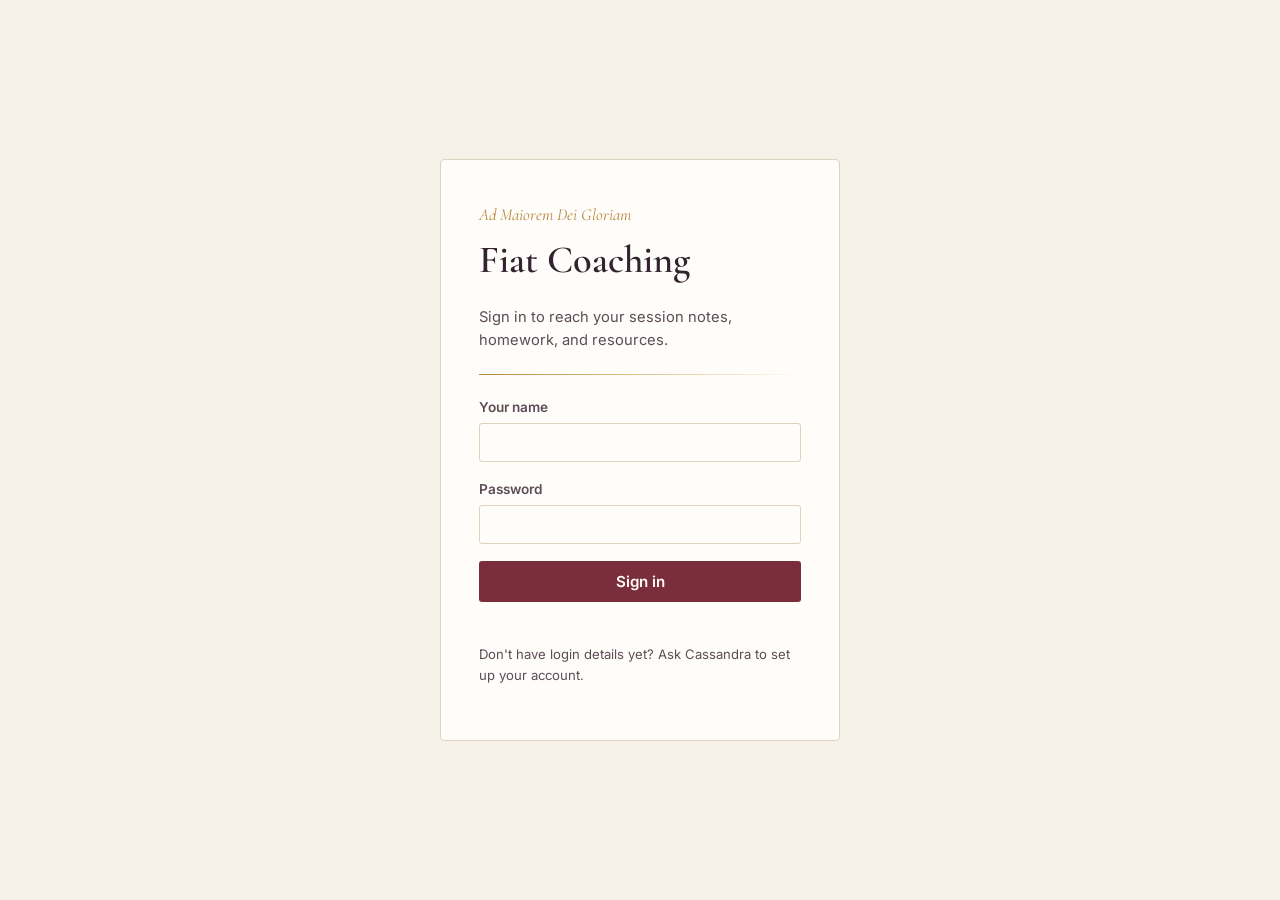
<file: resources.html>
<!DOCTYPE html>
<html lang="en">
<head>
<meta charset="UTF-8">
<meta name="viewport" content="width=device-width, initial-scale=1.0">
<title>Training Videos — Fiat Coaching</title>
<link rel="preconnect" href="https://fonts.googleapis.com">
<link href="https://fonts.googleapis.com/css2?family=Cormorant+Garamond:ital,wght@0,500;0,600;1,500&family=Inter:wght@400;500;600&display=swap" rel="stylesheet">
<style>
:root {
  --bone: #F7F2E9; --bone-dim: #EFE8D9; --ink: #332330; --ink-soft: #5C4C58;
  --gold: #B8863E; --gold-soft: #D9B77A; --burgundy: #7A2E3B;
  --sage: #6F7F5C; --sage-soft: #E4E9DC; --line: #DDD2BE; --white: #FFFDF9;
  --font-display: 'Cormorant Garamond', Georgia, serif;
  --font-body: 'Inter', -apple-system, BlinkMacSystemFont, sans-serif;
}
* { box-sizing: border-box; }
html, body { margin: 0; padding: 0; background: var(--bone); color: var(--ink); font-family: var(--font-body); font-size: 16px; line-height: 1.55; }
h1, h2 { font-family: var(--font-display); font-weight: 600; color: var(--ink); margin: 0 0 0.4em 0; }
h1 { font-size: 2.4rem; }
p { margin: 0 0 1em 0; max-width: 68ch; }
button { font-family: var(--font-body); font-size: 0.95rem; font-weight: 600; padding: 0.65em 1.4em; border-radius: 3px; border: 1px solid transparent; cursor: pointer; }
.btn-secondary { background: transparent; color: var(--burgundy); border-color: var(--burgundy); }
.btn-secondary:hover { background: rgba(122,46,59,0.06); }
.rule { border: none; height: 1px; background: linear-gradient(90deg, var(--gold) 0%, var(--gold-soft) 40%, transparent 100%); margin: 1.4em 0; }
.app-shell { display: flex; min-height: 100vh; }
.sidebar { width: 230px; flex-shrink: 0; background: var(--ink); color: var(--bone); padding: 1.8rem 1.4rem; display: flex; flex-direction: column; }
.sidebar-brand { font-family: var(--font-display); font-size: 1.4rem; color: var(--white); margin-bottom: 0.1em; }
.sidebar-sub { font-size: 0.78rem; color: var(--gold-soft); margin-bottom: 1.8rem; }
.nav-item { display: block; padding: 0.6em 0.7em; border-radius: 3px; color: var(--bone-dim); font-size: 0.92rem; margin-bottom: 0.15em; text-decoration: none; }
.nav-item:hover { background: rgba(255,255,255,0.06); }
.nav-item.active { background: rgba(184,134,62,0.22); color: var(--white); border-left: 2px solid var(--gold); padding-left: calc(0.7em - 2px); }
.sidebar-footer { margin-top: auto; padding-top: 1rem; border-top: 1px solid rgba(255,255,255,0.12); }
.sidebar-name { font-size: 0.85rem; color: var(--bone-dim); margin-bottom: 0.5em; }
.main { flex: 1; padding: 2.6rem 3rem; max-width: 900px; }
.entry { background: var(--white); border: 1px solid var(--line); border-left: 3px solid var(--gold-soft); padding: 1.1rem 1.3rem; margin-bottom: 0.9rem; border-radius: 2px; }
.entry-title { font-weight: 600; font-size: 1.02rem; margin-bottom: 0.15em; }
.entry-body { font-size: 0.94rem; color: var(--ink); white-space: pre-wrap; }
.empty-state { border: 1px dashed var(--line); padding: 2rem; text-align: center; color: var(--ink-soft); border-radius: 3px; }
.video-embed { position: relative; padding-bottom: 56.25%; height: 0; overflow: hidden; margin-bottom: 0.8em; background: var(--ink); }
.video-embed iframe { position: absolute; top: 0; left: 0; width: 100%; height: 100%; border: 0; }
.practice-banner { background: var(--sage-soft); border-bottom: 1px solid var(--sage); color: var(--ink); padding: 0.55em 1.2em; font-size: 0.85rem; display: flex; justify-content: space-between; align-items: center; gap: 1em; }
.practice-banner a { color: var(--burgundy); font-weight: 600; }
@media (max-width: 800px) {
  .app-shell { flex-direction: column; }
  .sidebar { width: 100%; flex-direction: row; align-items: center; padding: 1rem 1.2rem; overflow-x: auto; }
  .sidebar-brand, .sidebar-sub, .sidebar-footer { display: none; }
  .nav-item { white-space: nowrap; margin-bottom: 0; margin-right: 0.3em; }
  .main { padding: 1.6rem 1.2rem; }
}
@media (prefers-reduced-motion: reduce) { * { transition: none !important; } }
</style>
</head>
<body>

<div id="preview-banner"></div>

<div class="app-shell">
  <nav class="sidebar">
    <div class="sidebar-brand">Fiat Coaching</div>
    <div class="sidebar-sub">Catholic Business Coaching</div>

    <a class="nav-item" href="dashboard.html">Dashboard</a>
    <a class="nav-item active" href="resources.html">Training Videos</a>
    <a class="nav-item" href="prayers.html">Prayers</a>

    <div class="sidebar-footer">
      <div class="sidebar-name" id="sidebar-name">Loading…</div>
      <button id="logout-btn" class="btn-secondary" style="width:100%;">Sign out</button>
    </div>
  </nav>

  <main class="main">
    <h1>Training Videos</h1>
    <p style="color: var(--ink-soft);">Watch anytime, in any order that's useful to you.</p>
    <hr class="rule">
    <div id="video-list"></div>
  </main>
</div>

<script src="js/clients-data.js"></script>
<script src="js/simple-auth.js"></script>
<script>
const currentClient = requireClientLogin();
wireLogoutSimple("logout-btn");
renderPreviewBanner();

if (currentClient) {
  document.getElementById("sidebar-name").textContent = currentClient.name;
  renderVideos();
}

function toEmbedUrl(url) {
  try {
    const u = new URL(url);
    if (u.hostname.includes("youtu.be")) return "https://www.youtube.com/embed/" + u.pathname.slice(1);
    if (u.hostname.includes("youtube.com")) {
      const id = u.searchParams.get("v");
      if (id) return "https://www.youtube.com/embed/" + id;
    }
    if (u.hostname.includes("vimeo.com")) {
      const id = u.pathname.split("/").filter(Boolean)[0];
      if (id) return "https://player.vimeo.com/video/" + id;
    }
    return url;
  } catch (e) {
    return url;
  }
}

function renderVideos() {
  const list = document.getElementById("video-list");
  if (!TRAINING_VIDEOS.length) { list.innerHTML = '<div class="empty-state">No training videos posted yet.</div>'; return; }
  list.innerHTML = "";
  TRAINING_VIDEOS.forEach(function (v) {
    const el = document.createElement("div");
    el.className = "entry";
    el.innerHTML =
      '<div class="entry-title">' + esc(v.title) + "</div>" +
      '<div class="entry-body" style="margin-bottom:0.8em;">' + esc(v.description || "") + "</div>" +
      '<div class="video-embed"><iframe src="' + toEmbedUrl(v.url) +
      '" allow="accelerometer; autoplay; clipboard-write; encrypted-media; gyroscope; picture-in-picture" allowfullscreen></iframe></div>';
    list.appendChild(el);
  });
}

function esc(str) {
  const div = document.createElement("div");
  div.textContent = str == null ? "" : str;
  return div.innerHTML;
}
</script>
</body>
</html>
</file>
<file: css/style.css>
/* ============================================
   Design tokens
   ============================================ */
:root {
  --bone: #F7F2E9;
  --bone-dim: #EFE8D9;
  --ink: #332330;
  --ink-soft: #5C4C58;
  --gold: #B8863E;
  --gold-soft: #D9B77A;
  --burgundy: #7A2E3B;
  --sage: #6F7F5C;
  --sage-soft: #E4E9DC;
  --line: #DDD2BE;
  --white: #FFFDF9;

  --font-display: 'Cormorant Garamond', Georgia, serif;
  --font-body: 'Inter', -apple-system, BlinkMacSystemFont, sans-serif;
}

* { box-sizing: border-box; }

html, body {
  margin: 0;
  padding: 0;
  background: var(--bone);
  color: var(--ink);
  font-family: var(--font-body);
  font-size: 16px;
  line-height: 1.55;
}

h1, h2, h3, h4 {
  font-family: var(--font-display);
  font-weight: 600;
  color: var(--ink);
  margin: 0 0 0.4em 0;
  letter-spacing: 0.01em;
}

h1 { font-size: 2.4rem; }
h2 { font-size: 1.7rem; }
h3 { font-size: 1.3rem; }

p { margin: 0 0 1em 0; max-width: 68ch; }

a { color: var(--burgundy); text-decoration: none; }
a:hover { text-decoration: underline; }

button, .btn {
  font-family: var(--font-body);
  font-size: 0.95rem;
  font-weight: 600;
  padding: 0.65em 1.4em;
  border-radius: 3px;
  border: 1px solid transparent;
  cursor: pointer;
  transition: background 0.15s ease, border-color 0.15s ease;
}

.btn-primary {
  background: var(--burgundy);
  color: var(--white);
}
.btn-primary:hover { background: #602230; }

.btn-secondary {
  background: transparent;
  color: var(--burgundy);
  border-color: var(--burgundy);
}
.btn-secondary:hover { background: rgba(122,46,59,0.06); }

input, textarea, select {
  font-family: var(--font-body);
  font-size: 0.95rem;
  padding: 0.6em 0.8em;
  border: 1px solid var(--line);
  border-radius: 3px;
  background: var(--white);
  color: var(--ink);
  width: 100%;
}
input:focus, textarea:focus, select:focus {
  outline: 2px solid var(--gold-soft);
  outline-offset: 1px;
  border-color: var(--gold);
}

label {
  display: block;
  font-size: 0.85rem;
  font-weight: 600;
  color: var(--ink-soft);
  margin-bottom: 0.3em;
}

.field { margin-bottom: 1.1em; }

/* Gold rule divider — the one recurring signature motif */
.rule {
  border: none;
  height: 1px;
  background: linear-gradient(90deg, var(--gold) 0%, var(--gold-soft) 40%, transparent 100%);
  margin: 1.4em 0;
}

/* ============================================
   Auth screen
   ============================================ */
.auth-wrap {
  min-height: 100vh;
  display: flex;
  align-items: center;
  justify-content: center;
  padding: 2rem;
}

.auth-card {
  background: var(--white);
  border: 1px solid var(--line);
  border-radius: 4px;
  padding: 2.6rem 2.4rem;
  max-width: 400px;
  width: 100%;
}

.auth-eyebrow {
  color: var(--gold);
  font-family: var(--font-display);
  font-style: italic;
  font-size: 1.05rem;
  margin-bottom: 0.2em;
}

.auth-error {
  color: var(--burgundy);
  font-size: 0.88rem;
  margin-top: 0.5em;
  min-height: 1.2em;
}

/* ============================================
   App shell
   ============================================ */
.app-shell {
  display: flex;
  min-height: 100vh;
}

.sidebar {
  width: 230px;
  flex-shrink: 0;
  background: var(--ink);
  color: var(--bone);
  padding: 1.8rem 1.4rem;
  display: flex;
  flex-direction: column;
}

.sidebar-brand {
  font-family: var(--font-display);
  font-size: 1.4rem;
  color: var(--white);
  margin-bottom: 0.1em;
}
.sidebar-sub {
  font-size: 0.78rem;
  color: var(--gold-soft);
  margin-bottom: 1.8rem;
}

.nav-item {
  display: block;
  padding: 0.6em 0.7em;
  border-radius: 3px;
  color: var(--bone-dim);
  font-size: 0.92rem;
  margin-bottom: 0.15em;
}
.nav-item:hover {
  background: rgba(255,255,255,0.06);
  text-decoration: none;
}
.nav-item.active {
  background: rgba(184,134,62,0.22);
  color: var(--white);
  border-left: 2px solid var(--gold);
  padding-left: calc(0.7em - 2px);
}

.sidebar-footer {
  margin-top: auto;
  padding-top: 1rem;
  border-top: 1px solid rgba(255,255,255,0.12);
}
.sidebar-name {
  font-size: 0.85rem;
  color: var(--bone-dim);
  margin-bottom: 0.5em;
}

.main {
  flex: 1;
  padding: 2.6rem 3rem;
  max-width: 900px;
}

/* ============================================
   Cards / list items — deliberately not
   identical rounded SaaS cards; flat, bordered,
   left-rule instead of shadow
   ============================================ */
.entry {
  background: var(--white);
  border: 1px solid var(--line);
  border-left: 3px solid var(--gold-soft);
  padding: 1.1rem 1.3rem;
  margin-bottom: 0.9rem;
  border-radius: 2px;
}
.entry.done {
  border-left-color: var(--sage);
  background: var(--sage-soft);
}
.entry-title {
  font-weight: 600;
  font-size: 1.02rem;
  margin-bottom: 0.15em;
}
.entry-meta {
  font-size: 0.82rem;
  color: var(--ink-soft);
  margin-bottom: 0.5em;
}
.entry-body {
  font-size: 0.94rem;
  color: var(--ink);
  white-space: pre-wrap;
}

.entry-actions {
  margin-top: 0.7em;
  display: flex;
  gap: 0.6em;
}
.entry-actions button {
  font-size: 0.82rem;
  padding: 0.4em 0.9em;
}

.empty-state {
  border: 1px dashed var(--line);
  padding: 2rem;
  text-align: center;
  color: var(--ink-soft);
  border-radius: 3px;
}

.video-embed {
  position: relative;
  padding-bottom: 56.25%;
  height: 0;
  overflow: hidden;
  margin-bottom: 0.8em;
  background: var(--ink);
}
.video-embed iframe {
  position: absolute;
  top: 0; left: 0; width: 100%; height: 100%;
  border: 0;
}

.prayer-text {
  font-family: var(--font-display);
  font-size: 1.25rem;
  font-style: italic;
  line-height: 1.6;
  color: var(--ink);
  white-space: pre-wrap;
}

.tag {
  display: inline-block;
  font-size: 0.72rem;
  font-weight: 600;
  color: var(--burgundy);
  background: rgba(122,46,59,0.08);
  padding: 0.15em 0.6em;
  border-radius: 10px;
  margin-bottom: 0.6em;
}

.section-head {
  display: flex;
  justify-content: space-between;
  align-items: baseline;
  margin-bottom: 0.4em;
}

.top-bar {
  display: flex;
  justify-content: space-between;
  align-items: center;
  margin-bottom: 1.6rem;
}

.select-client {
  min-width: 220px;
}

@media (max-width: 800px) {
  .app-shell { flex-direction: column; }
  .sidebar {
    width: 100%;
    flex-direction: row;
    align-items: center;
    padding: 1rem 1.2rem;
    overflow-x: auto;
  }
  .sidebar-brand, .sidebar-sub, .sidebar-footer { display: none; }
  .nav-item { white-space: nowrap; margin-bottom: 0; margin-right: 0.3em; }
  .main { padding: 1.6rem 1.2rem; }
}

@media (prefers-reduced-motion: reduce) {
  * { transition: none !important; }
}

/* ============================================
   Practice Portal banner
   ============================================ */
.practice-banner {
  background: var(--sage-soft);
  border-bottom: 1px solid var(--sage);
  color: var(--ink);
  padding: 0.55em 1.2em;
  font-size: 0.85rem;
  display: flex;
  justify-content: space-between;
  align-items: center;
  gap: 1em;
}
.practice-banner a { color: var(--burgundy); font-weight: 600; }
</file>
